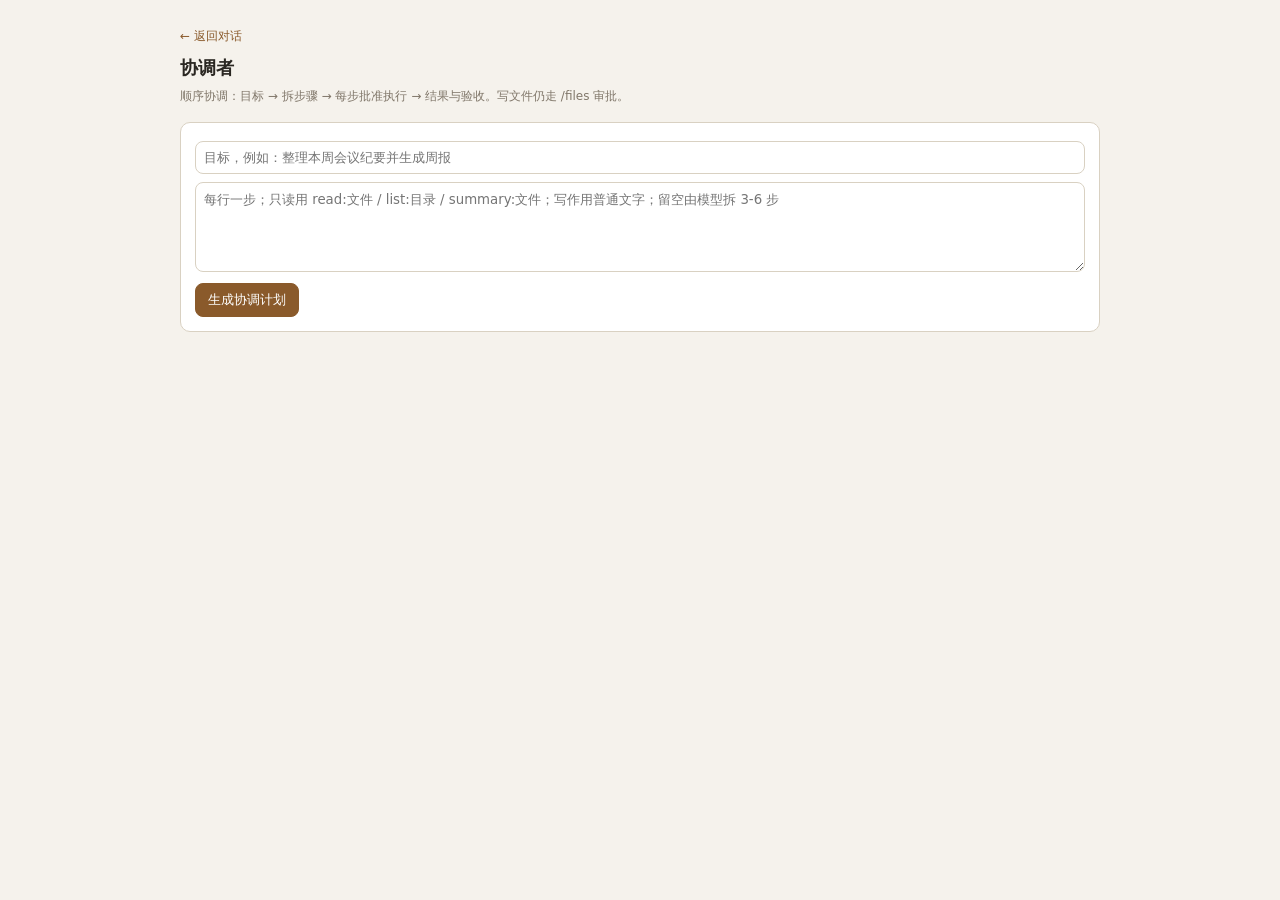
<file: web/coordinator.html>
<!doctype html>
<html lang="zh-CN"><head><meta charset="utf-8"><meta name="viewport" content="width=device-width,initial-scale=1">
<title>知衡 · 协调者</title>
<style>
body{margin:0;background:#f5f2ec;color:#2a2722;font:14px/1.6 "Microsoft YaHei",system-ui,sans-serif}
main{max-width:920px;margin:0 auto;padding:24px}
h1{font-size:18px;margin:0 0 4px}p{color:#80776a;font-size:12px;margin:0 0 16px}
.card{background:#fff;border:1px solid #d9d1c2;border-radius:10px;padding:14px;margin:10px 0}
input,textarea{width:100%;box-sizing:border-box;padding:8px;border:1px solid #d9d1c2;border-radius:8px;background:#fff;margin:4px 0}
textarea{min-height:90px;font-family:inherit}
button{border:1px solid #8a5a2b;background:#fff;color:#8a5a2b;border-radius:8px;padding:7px 12px;cursor:pointer}
button.primary{background:#8a5a2b;color:#fff}
.step{padding:8px 0;border-top:1px solid #eee;font-size:12px}
.muted{color:#80776a;font-size:12px}.ok{color:#0d6b3b}.bad{color:#a3342a}
pre{white-space:pre-wrap;font-size:12px;background:#f7f5f0;padding:8px;border-radius:8px;max-height:220px;overflow:auto}
.back{color:#8a5a2b;font-size:12px;text-decoration:none;display:inline-block;margin-bottom:8px}</style></head>
<body><main>
<a class="back" href="/chat">← 返回对话</a><h1>协调者</h1>
<p>顺序协调：目标 → 拆步骤 → 每步批准执行 → 结果与验收。写文件仍走 /files 审批。</p>
<div class="card">
  <input id="goal" placeholder="目标，例如：整理本周会议纪要并生成周报" />
  <textarea id="steps" placeholder="每行一步；只读用 read:文件 / list:目录 / summary:文件；写作用普通文字；留空由模型拆 3-6 步"></textarea>
  <button class="primary" id="start">生成协调计划</button>
  <span id="msg" class="muted"></span>
</div>
<div class="card" id="planCard" hidden>
  <b id="planTitle"></b> <span id="planState" class="muted"></span>
  <div id="stepsList"></div>
  <button class="primary" id="next">执行下一步</button>
  <button id="parallel">并行只读</button>
  <button id="resume">恢复失败步骤</button>
  <div id="trajectory"></div>
  <div id="result"></div>
</div>
</main>
<script>
const $=s=>document.querySelector(s);
const esc=s=>String(s??'').replace(/[&<>"']/g,c=>({'&':'&amp;','<':'&lt;','>':'&gt;','"':'&quot;',"'":'&#39;'}[c]));
let current='';
async function api(path, body){
  const r=await fetch(path,{method:body?'POST':'GET',headers:{'Content-Type':'application/json'},body:body?JSON.stringify(body):undefined});
  const d=await r.json(); if(!r.ok) throw new Error(d.error||('HTTP '+r.status)); return d;
}
function render(d){
  const p=d.plan||d; if(!p||!p.id){return}
  current=p.id; $('#planCard').hidden=false;
  $('#planTitle').textContent=p.goal||'协调计划'; $('#planState').textContent='['+(p.status||'')+']';
  const jobs=d.jobs||[];
  $('#stepsList').innerHTML=jobs.map((j,i)=>'<div class="step"><b>'+(i+1)+'</b> ['+esc(j.status)+'] '+esc(j.title)+
    (j.result?'<div class="muted">'+esc(String(j.result).slice(0,300))+'</div>':'')+'</div>').join('')||'<div class="muted">尚无作业</div>';
  const tr=(d.trajectory||{}).steps||[];
  $('#trajectory').innerHTML=tr.length?'<div class="muted">轨迹</div>'+tr.map(t=>'<div class="step">['+esc(t.status)+'] '+
    esc(t.title)+' · '+esc(t.duration_ms)+'ms · cost '+esc(t.cost)+'<pre>'+esc(JSON.stringify(t.events||[],null,1))+'</pre></div>').join(''):'';
}
$('#start').onclick=async()=>{
  const goal=$('#goal').value.trim(); if(!goal){$('#msg').textContent='先写目标';return}
  $('#msg').textContent='拆解中…';
  try{const d=await api('/api/coordinator/start',{goal,steps:$('#steps').value});$('#msg').textContent='已生成 '+d.steps.length+' 步';render(await api('/api/coordinator/status?id='+encodeURIComponent(d.id)))}
  catch(e){$('#msg').textContent='失败：'+e.message}
};
$('#parallel').onclick=async()=>{if(!current)return;$('#result').textContent='并行只读中…';try{const d=await api('/api/coordinator/parallel',{id:current});$('#result').textContent='并行完成 '+d.parallel+' 步';render(d)}catch(e){$('#result').textContent='失败：'+e.message}};
$('#resume').onclick=async()=>{if(!current)return;try{const d=await api('/api/coordinator/resume',{id:current});$('#result').textContent='恢复 '+d.resumed+' 步';render(await api('/api/coordinator/status?id='+encodeURIComponent(current)))}catch(e){$('#result').textContent='失败：'+e.message}};
$('#next').onclick=async()=>{if(!current)return;$('#result').textContent='执行中…';try{const d=await api('/api/coordinator/step',{id:current});$('#result').innerHTML='<pre>'+esc(JSON.stringify(d.result,null,2))+'</pre>';render(d)}catch(e){$('#result').textContent='失败：'+e.message}};
</script></body></html>
</file>
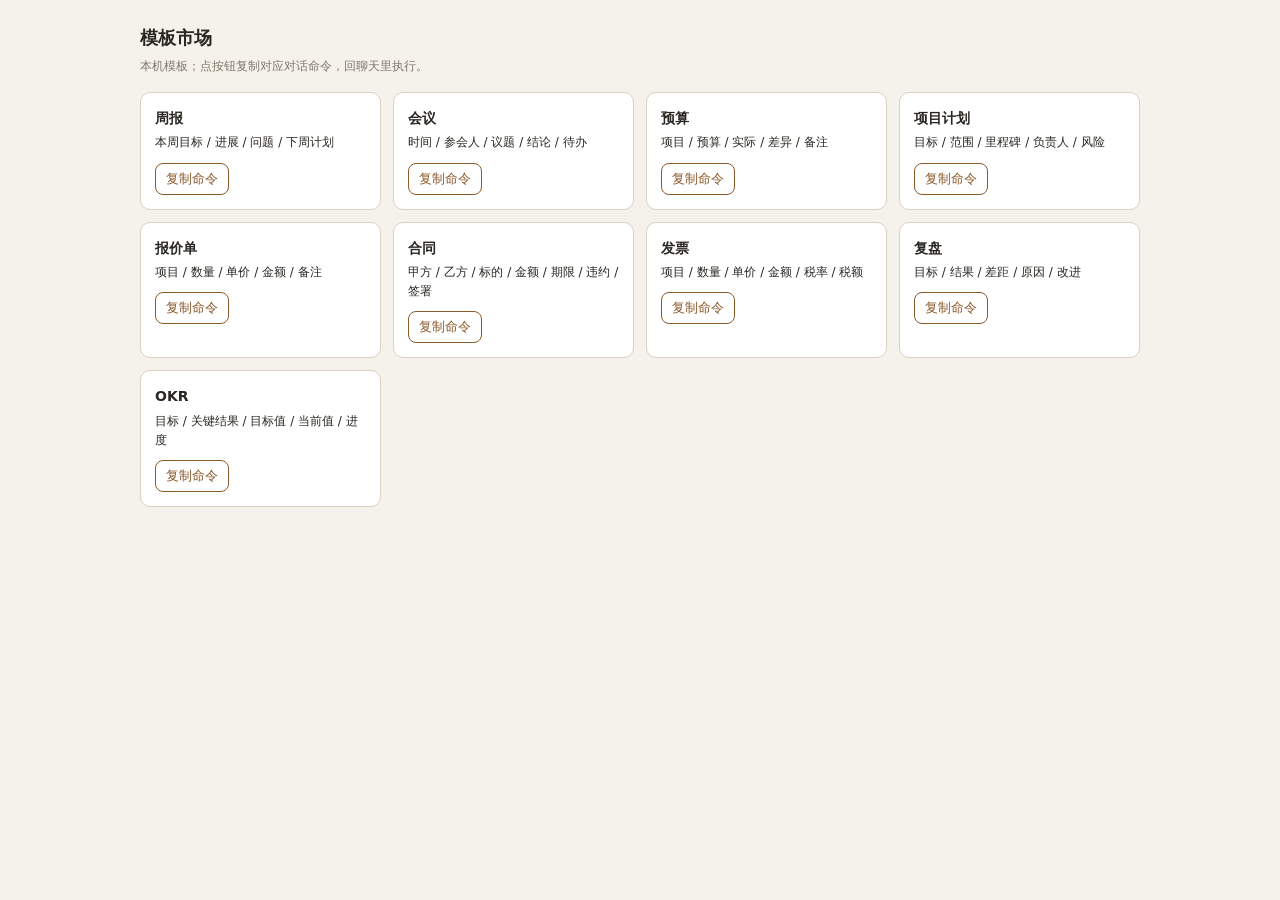
<file: web/templates.html>
<!doctype html>
<html lang="zh-CN"><head><meta charset="utf-8"><meta name="viewport" content="width=device-width,initial-scale=1">
<title>知衡 · 模板市场</title>
<style>body{margin:0;background:#f5f2ec;color:#2a2722;font:14px/1.6 "Microsoft YaHei",system-ui,sans-serif}main{max-width:1000px;margin:0 auto;padding:24px}h1{font-size:18px;margin:0 0 4px}p{color:#80776a;font-size:12px;margin:0 0 16px}.grid{display:grid;grid-template-columns:repeat(auto-fit,minmax(220px,1fr));gap:12px}.card{background:#fff;border:1px solid #d9d1c2;border-radius:10px;padding:14px}.card b{display:block;margin-bottom:4px}.card .muted{font-size:12px}.card button{margin-top:10px;border:1px solid #8a5a2b;background:#fff;color:#8a5a2b;border-radius:8px;padding:6px 10px;cursor:pointer}</style></head>
<body><main><h1>模板市场</h1><p>本机模板；点按钮复制对应对话命令，回聊天里执行。</p><div class="grid" id="grid"></div></main>
<script>
const items=[['周报','本周目标 / 进展 / 问题 / 下周计划','模板：周报 本周周报'],['会议','时间 / 参会人 / 议题 / 结论 / 待办','模板：会议 项目评审'],['预算','项目 / 预算 / 实际 / 差异 / 备注','模板：预算 十一月预算'],['项目计划','目标 / 范围 / 里程碑 / 负责人 / 风险','模板：项目计划 项目A'],['报价单','项目 / 数量 / 单价 / 金额 / 备注','模板：报价单 报价单A'],['合同','甲方 / 乙方 / 标的 / 金额 / 期限 / 违约 / 签署','模板：合同 合同A'],['发票','项目 / 数量 / 单价 / 金额 / 税率 / 税额','模板：发票 发票A'],['复盘','目标 / 结果 / 差距 / 原因 / 改进','模板：复盘 复盘A'],['OKR','目标 / 关键结果 / 目标值 / 当前值 / 进度','模板：OKR OKR-A']];
document.querySelector('#grid').innerHTML=items.map(x=>'<div class="card"><b>'+x[0]+'</b><div class="muted">'+x[1]+'</div><button data-cmd="'+x[2]+'">复制命令</button></div>').join('');
document.querySelectorAll('button[data-cmd]').forEach(b=>b.onclick=async()=>{try{await navigator.clipboard.writeText(b.dataset.cmd);b.textContent='已复制';}catch(e){b.textContent=b.dataset.cmd;}});
</script></body></html>
</file>
